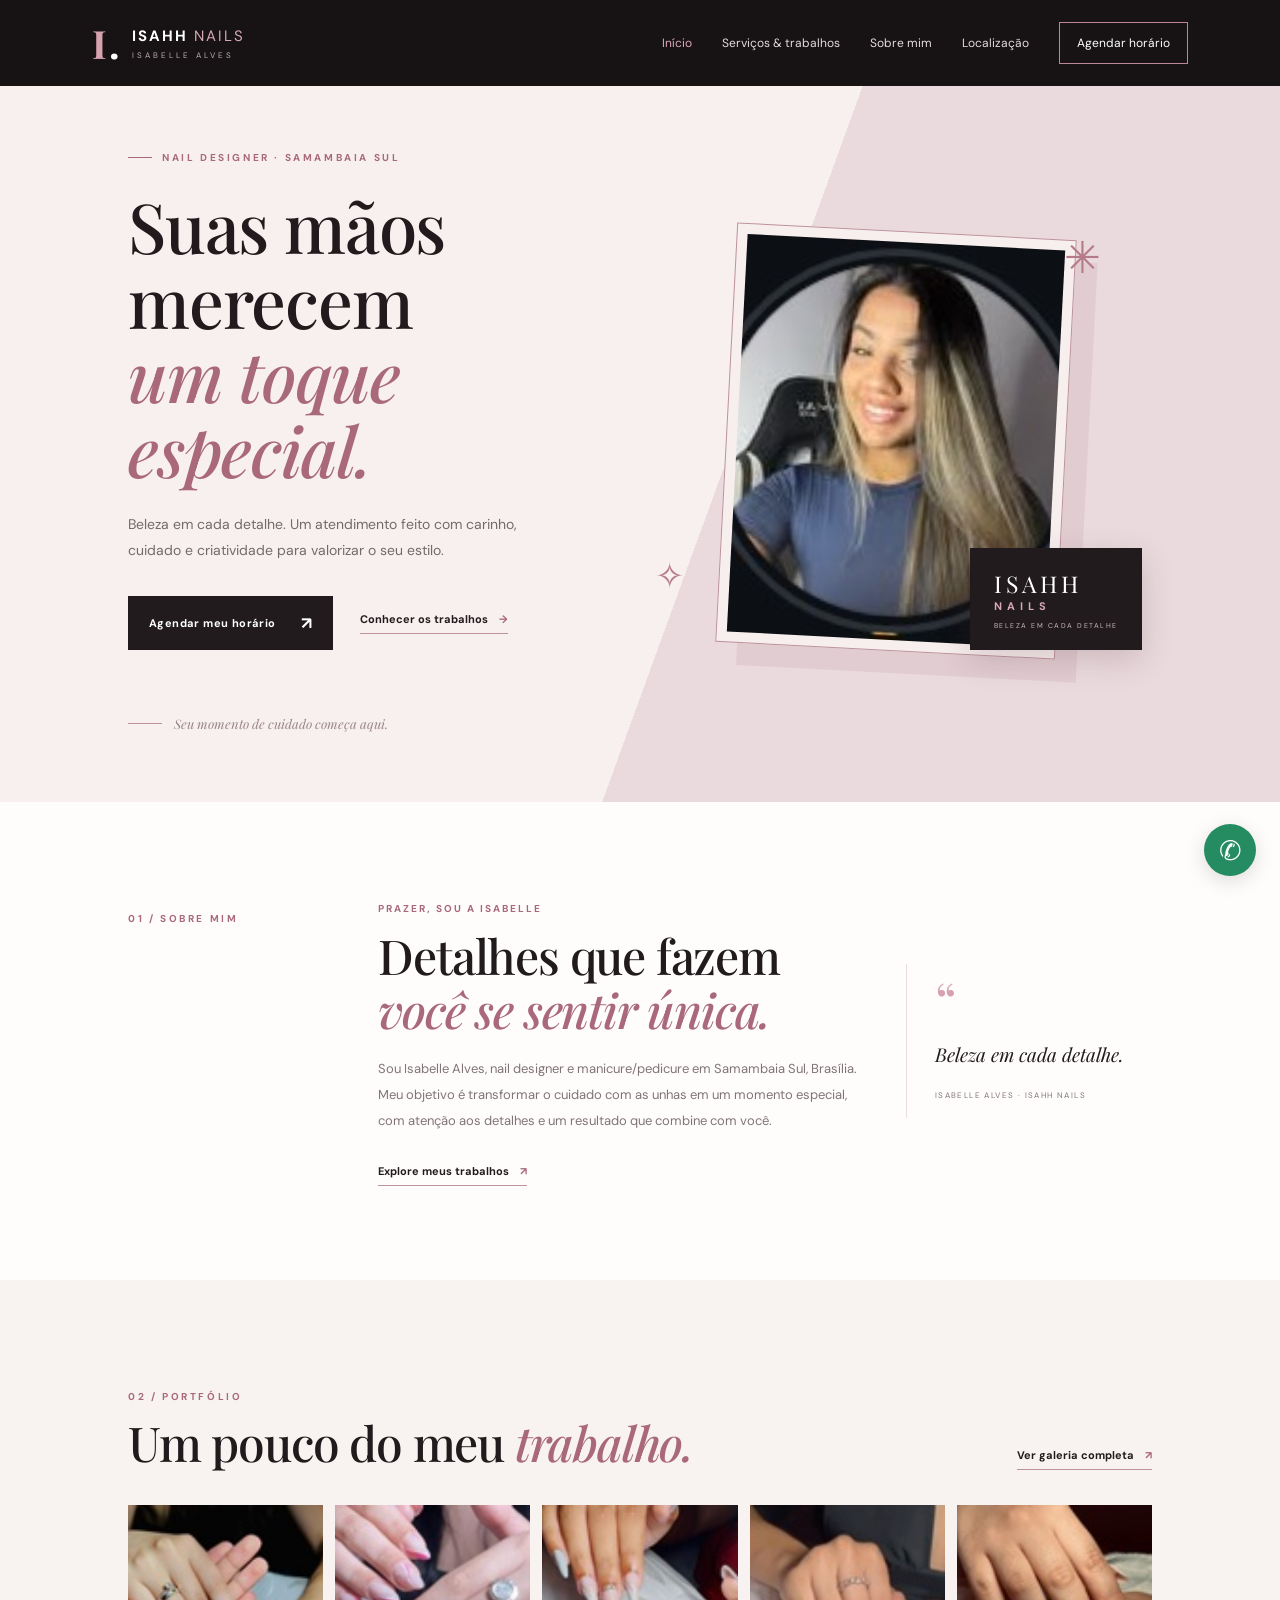
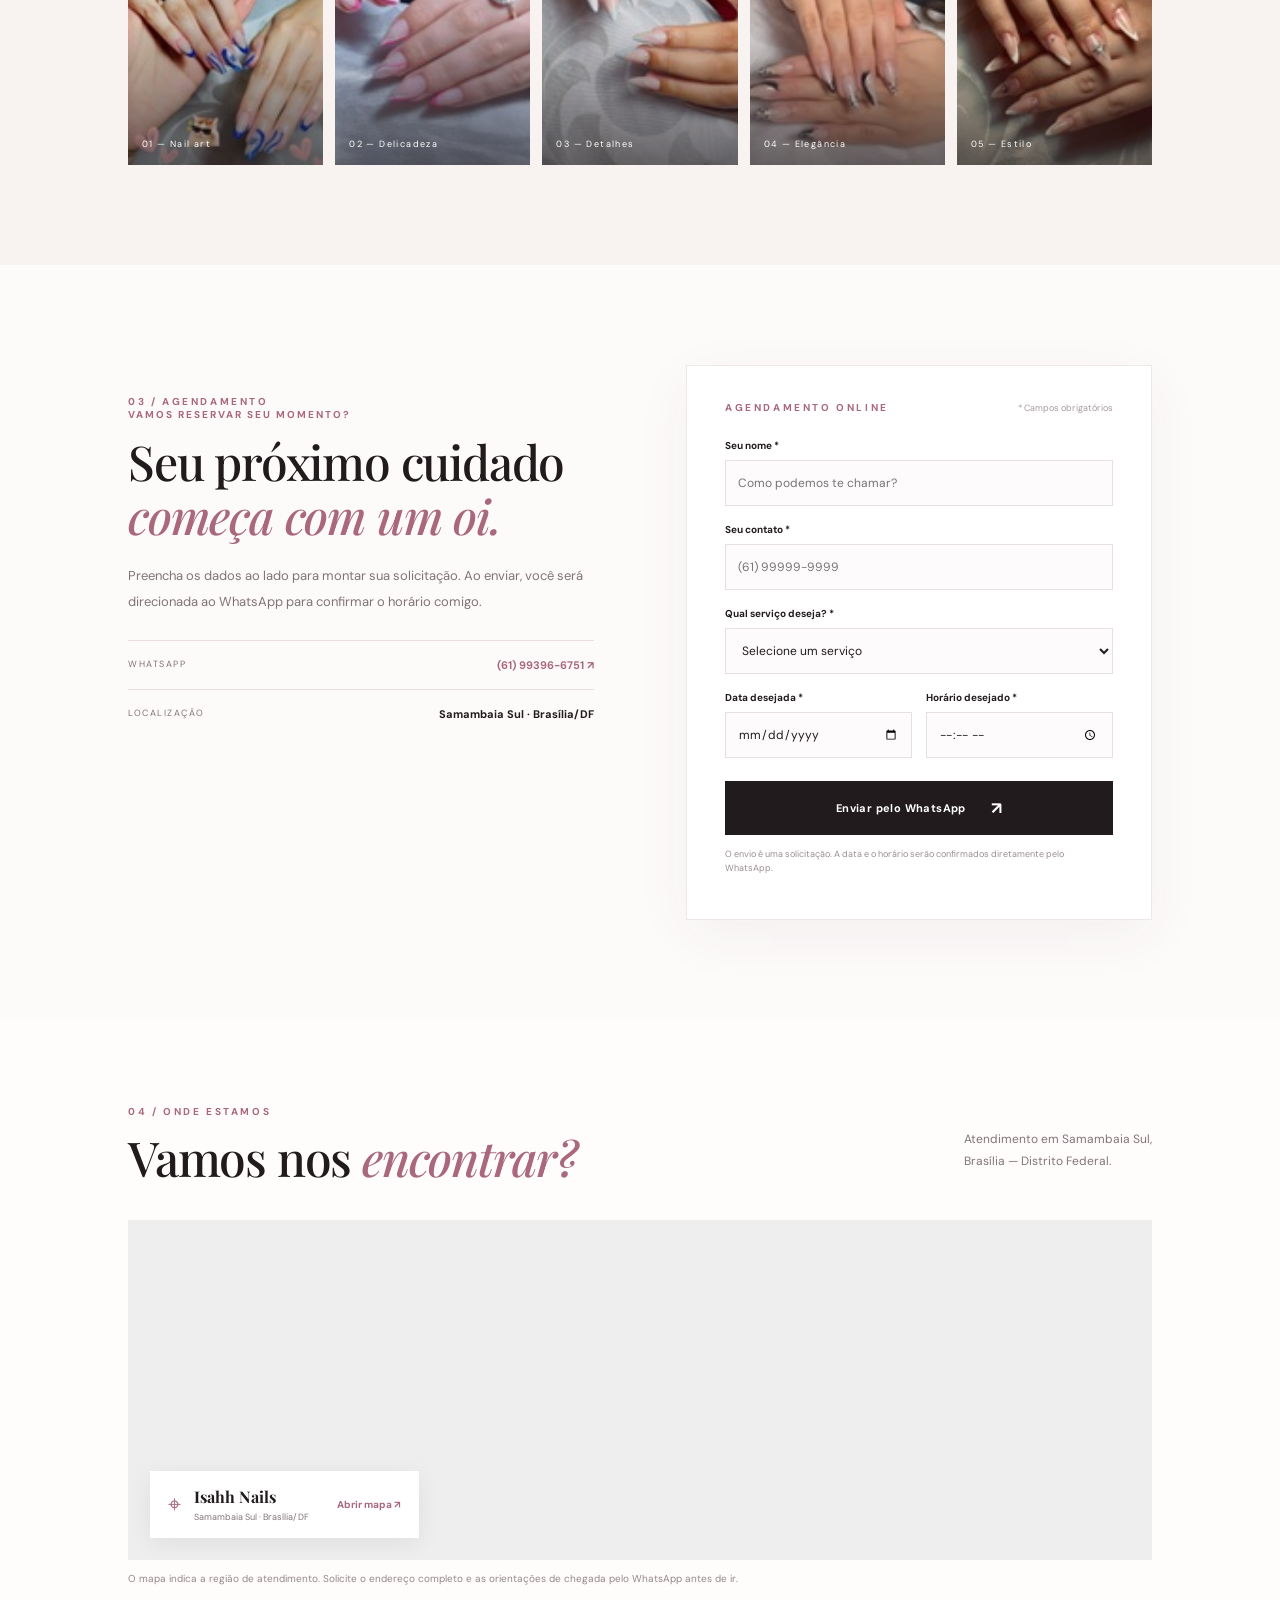
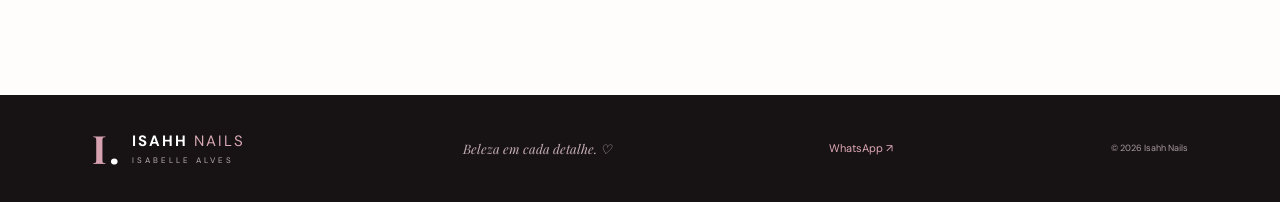
<file: index.html>
<!DOCTYPE html>
<html lang="pt-BR">
<head>
  <meta charset="UTF-8">
  <meta name="viewport" content="width=device-width, initial-scale=1.0">
  <meta name="theme-color" content="#171315">
  <meta name="description" content="Isahh Nails — Isabelle Alves, nail designer e manicure em Samambaia Sul, Brasília. Agende seu horário pelo WhatsApp.">
  <title>Isahh Nails | Isabelle Alves</title>
  <link rel="preconnect" href="https://fonts.googleapis.com">
  <link rel="preconnect" href="https://fonts.gstatic.com" crossorigin>
  <link href="https://fonts.googleapis.com/css2?family=DM+Sans:wght@400;500;600;700&family=Playfair+Display:wght@500;600;700&display=swap" rel="stylesheet">
  <link rel="stylesheet" href="style.css">
</head>
<body>
<header class="site-header">
  <a class="brand" href="index.html"><span class="brand-mark">I<span>.</span></span><span>ISAHH <b>NAILS</b><small>ISABELLE ALVES</small></span></a>
  <button class="menu-toggle" aria-label="Abrir menu" aria-expanded="false">☰</button>
  <nav class="nav">
    <a class="active" href="index.html">Início</a>
    <a href="servicos.html">Serviços & trabalhos</a>
    <a href="#sobre">Sobre mim</a>
    <a href="#localizacao">Localização</a>
    <a class="nav-cta" href="#agendar">Agendar horário</a>
  </nav>
</header>

<main>
  <section class="hero">
    <div class="hero-copy">
      <p class="eyebrow"><span></span> NAIL DESIGNER · SAMAMBAIA SUL</p>
      <h1>Suas mãos merecem<br><em>um toque especial.</em></h1>
      <p class="hero-text">Beleza em cada detalhe. Um atendimento feito com carinho, cuidado e criatividade para valorizar o seu estilo.</p>
      <div class="hero-actions">
        <a class="button button-primary" href="#agendar">Agendar meu horário <span>↗</span></a>
        <a class="text-link" href="servicos.html">Conhecer os trabalhos <span>→</span></a>
      </div>
      <div class="hero-note"><span class="note-line"></span><span>Seu momento de cuidado começa aqui.</span></div>
    </div>
    <div class="hero-visual">
      <div class="hero-photo-frame"><img src="isabelle.jpg" alt="Isabelle Alves, nail designer"></div>
      <div class="hero-stamp"><span>ISAHH</span><b>NAILS</b><small>BELEZA EM CADA DETALHE</small></div>
      <span class="decor decor-one">✳</span><span class="decor decor-two">✧</span>
    </div>
  </section>

  <section class="intro section" id="sobre">
    <div class="section-kicker">01 / SOBRE MIM</div>
    <div class="intro-content">
      <p class="overline">Prazer, sou a Isabelle</p>
      <h2>Detalhes que fazem<br><em>você se sentir única.</em></h2>
      <p>Sou Isabelle Alves, nail designer e manicure/pedicure em Samambaia Sul, Brasília. Meu objetivo é transformar o cuidado com as unhas em um momento especial, com atenção aos detalhes e um resultado que combine com você.</p>
      <a class="under-link" href="servicos.html">Explore meus trabalhos <span>↗</span></a>
    </div>
    <div class="intro-aside"><span class="quote-mark">“</span><p>Beleza em cada detalhe.</p><small>ISABELLE ALVES · ISAHH NAILS</small></div>
  </section>

  <section class="portfolio section">
    <div class="section-top">
      <div><div class="section-kicker">02 / PORTFÓLIO</div><h2>Um pouco do meu <em>trabalho.</em></h2></div>
      <a class="under-link" href="servicos.html">Ver galeria completa <span>↗</span></a>
    </div>
    <div class="photo-grid">
      <a href="servicos.html" class="portfolio-photo tall"><img src="trabalho-1.jpg" alt="Trabalho de nail design com unhas decoradas"><span>01 — Nail art</span></a>
      <a href="servicos.html" class="portfolio-photo"><img src="trabalho-2.jpg" alt="Unhas em tom rosa delicado"><span>02 — Delicadeza</span></a>
      <a href="servicos.html" class="portfolio-photo"><img src="trabalho-3.jpg" alt="Detalhes de nail design"><span>03 — Detalhes</span></a>
      <a href="servicos.html" class="portfolio-photo"><img src="trabalho-4.jpg" alt="Unhas com decoração elegante"><span>04 — Elegância</span></a>
      <a href="servicos.html" class="portfolio-photo"><img src="trabalho-5.jpg" alt="Unhas decoradas em tons neutros"><span>05 — Estilo</span></a>
    </div>
  </section>

  <section class="booking section" id="agendar">
    <div class="booking-info">
      <div class="section-kicker">03 / AGENDAMENTO</div>
      <p class="overline">Vamos reservar seu momento?</p>
      <h2>Seu próximo cuidado<br><em>começa com um oi.</em></h2>
      <p>Preencha os dados ao lado para montar sua solicitação. Ao enviar, você será direcionada ao WhatsApp para confirmar o horário comigo.</p>
      <div class="contact-line"><span>WHATSAPP</span><a href="https://wa.me/5561993966751" target="_blank" rel="noopener">(61) 99396-6751 ↗</a></div>
      <div class="contact-line"><span>LOCALIZAÇÃO</span><b>Samambaia Sul · Brasília/DF</b></div>
    </div>
    <form class="booking-form" id="bookingForm">
      <div class="form-heading"><span>AGENDAMENTO ONLINE</span><small>* Campos obrigatórios</small></div>
      <label for="nome">Seu nome *</label>
      <input id="nome" name="nome" type="text" placeholder="Como podemos te chamar?" required>
      <label for="telefone">Seu contato *</label>
      <input id="telefone" name="telefone" type="tel" placeholder="(61) 99999-9999" required>
      <label for="servico">Qual serviço deseja? *</label>
      <select id="servico" name="servico" required>
        <option value="">Selecione um serviço</option>
        <option>Manicure</option><option>Pedicure</option><option>Manicure + pedicure</option><option>Nail art / decoração</option><option>Outro serviço (combinar pelo WhatsApp)</option>
      </select>
      <div class="form-row">
        <div><label for="data">Data desejada *</label><input id="data" name="data" type="date" required></div>
        <div><label for="hora">Horário desejado *</label><input id="hora" name="hora" type="time" required></div>
      </div>
      <button class="button button-primary submit-button" type="submit">Enviar pelo WhatsApp <span>↗</span></button>
      <p class="form-disclaimer">O envio é uma solicitação. A data e o horário serão confirmados diretamente pelo WhatsApp.</p>
      <p class="form-error" id="formError" role="alert"></p>
    </form>
  </section>

  <section class="location section" id="localizacao">
    <div class="section-top">
      <div><div class="section-kicker">04 / ONDE ESTAMOS</div><h2>Vamos nos <em>encontrar?</em></h2></div>
      <p class="location-copy">Atendimento em Samambaia Sul,<br>Brasília — Distrito Federal.</p>
    </div>
    <div class="map-wrap">
      <iframe title="Mapa de Samambaia Sul, Brasília" src="https://www.google.com/maps?q=Samambaia%20Sul%2C%20Bras%C3%ADlia%20-%20DF&output=embed" loading="lazy" referrerpolicy="no-referrer-when-downgrade"></iframe>
      <div class="map-label"><span class="pin">⌖</span><div><b>Isahh Nails</b><small>Samambaia Sul · Brasília/DF</small></div><a href="https://www.google.com/maps/search/?api=1&query=Samambaia+Sul+Brasilia+DF" target="_blank" rel="noopener">Abrir mapa ↗</a></div>
    </div>
    <p class="map-note">O mapa indica a região de atendimento. Solicite o endereço completo e as orientações de chegada pelo WhatsApp antes de ir.</p>
  </section>
</main>

<footer class="footer"><a class="brand footer-brand" href="index.html"><span class="brand-mark">I<span>.</span></span><span>ISAHH <b>NAILS</b><small>ISABELLE ALVES</small></span></a><p>Beleza em cada detalhe. ♡</p><a href="https://wa.me/5561993966751" target="_blank" rel="noopener">WhatsApp ↗</a><small>© 2026 Isahh Nails</small></footer>
<a class="whatsapp-float" href="https://wa.me/5561993966751" target="_blank" rel="noopener" aria-label="Conversar pelo WhatsApp">✆</a>
<script src="script.js"></script>
</body></html>
</file>
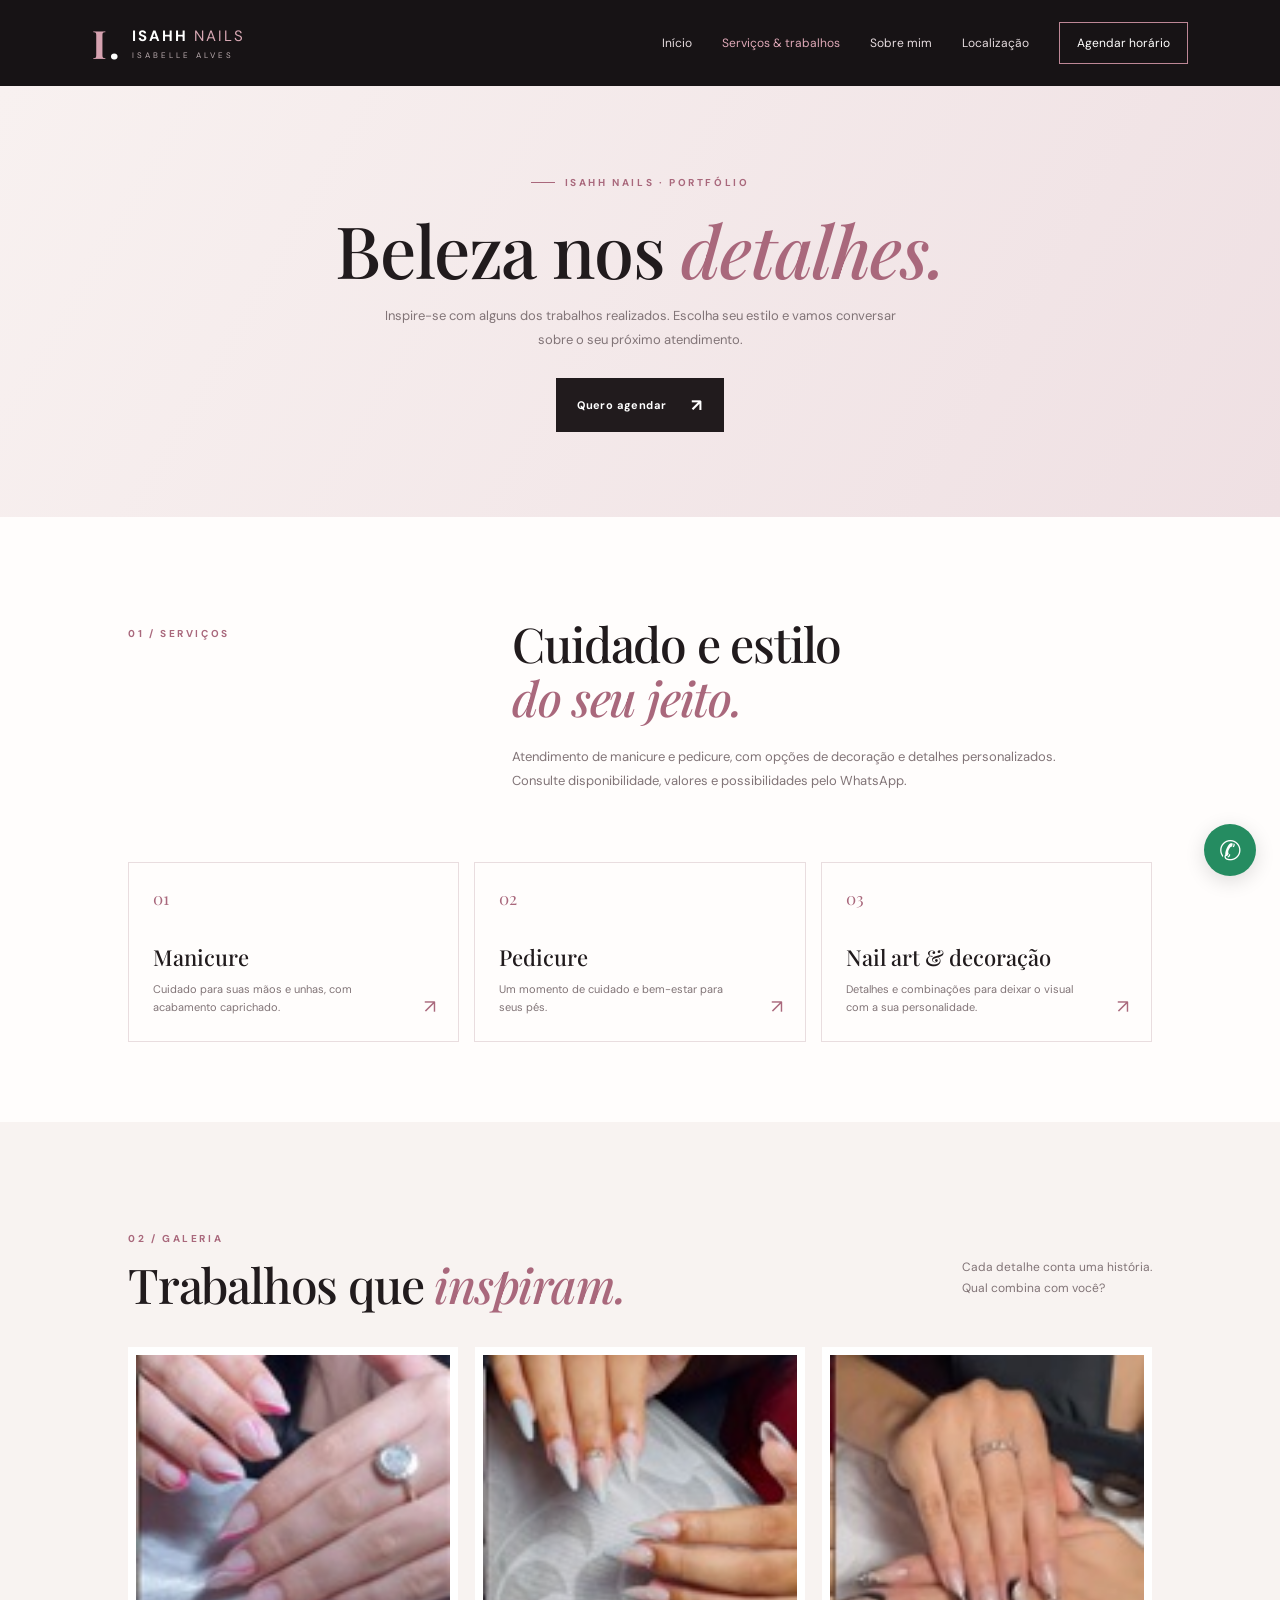
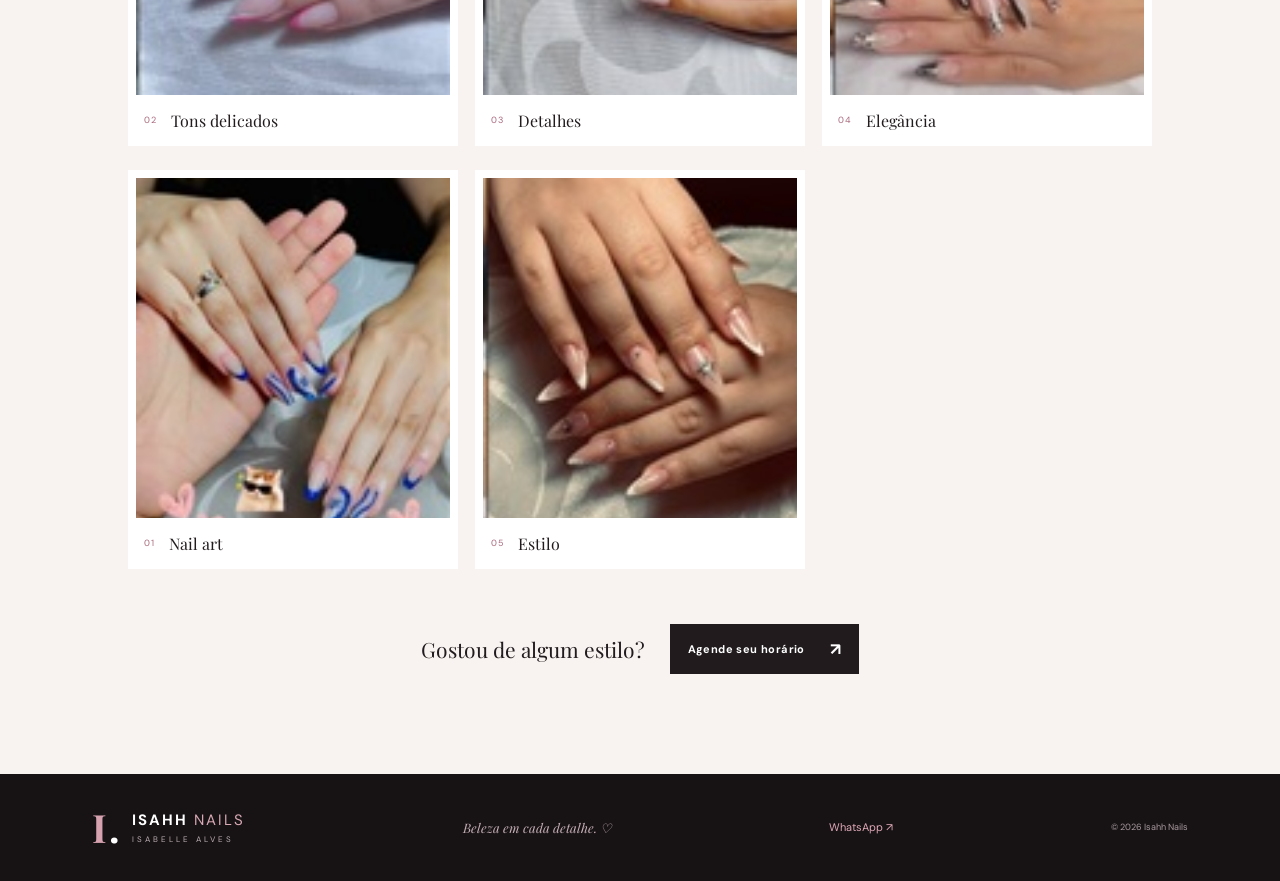
<file: servicos.html>
<!DOCTYPE html>
<html lang="pt-BR">
<head>
  <meta charset="UTF-8"><meta name="viewport" content="width=device-width, initial-scale=1.0"><meta name="theme-color" content="#171315">
  <meta name="description" content="Conheça os trabalhos de Isabelle Alves, Isahh Nails, nail designer em Samambaia Sul, Brasília.">
  <title>Serviços & Trabalhos | Isahh Nails</title>
  <link rel="preconnect" href="https://fonts.googleapis.com"><link rel="preconnect" href="https://fonts.gstatic.com" crossorigin>
  <link href="https://fonts.googleapis.com/css2?family=DM+Sans:wght@400;500;600;700&family=Playfair+Display:wght@500;600;700&display=swap" rel="stylesheet"><link rel="stylesheet" href="style.css">
</head>
<body>
<header class="site-header">
  <a class="brand" href="index.html"><span class="brand-mark">I<span>.</span></span><span>ISAHH <b>NAILS</b><small>ISABELLE ALVES</small></span></a>
  <button class="menu-toggle" aria-label="Abrir menu" aria-expanded="false">☰</button>
  <nav class="nav"><a href="index.html">Início</a><a class="active" href="servicos.html">Serviços & trabalhos</a><a href="index.html#sobre">Sobre mim</a><a href="index.html#localizacao">Localização</a><a class="nav-cta" href="index.html#agendar">Agendar horário</a></nav>
</header>
<main>
  <section class="page-hero">
    <p class="eyebrow"><span></span> ISAHH NAILS · PORTFÓLIO</p>
    <h1>Beleza nos <em>detalhes.</em></h1>
    <p>Inspire-se com alguns dos trabalhos realizados. Escolha seu estilo e vamos conversar sobre o seu próximo atendimento.</p>
    <a class="button button-primary" href="index.html#agendar">Quero agendar <span>↗</span></a>
  </section>
  <section class="services-intro section">
    <div class="section-kicker">01 / SERVIÇOS</div><div><h2>Cuidado e estilo<br><em>do seu jeito.</em></h2><p>Atendimento de manicure e pedicure, com opções de decoração e detalhes personalizados. Consulte disponibilidade, valores e possibilidades pelo WhatsApp.</p></div>
  </section>
  <section class="service-list section">
    <article class="service-card"><div class="service-number">01</div><div><h3>Manicure</h3><p>Cuidado para suas mãos e unhas, com acabamento caprichado.</p></div><a href="index.html#agendar" aria-label="Agendar manicure">↗</a></article>
    <article class="service-card"><div class="service-number">02</div><div><h3>Pedicure</h3><p>Um momento de cuidado e bem-estar para seus pés.</p></div><a href="index.html#agendar" aria-label="Agendar pedicure">↗</a></article>
    <article class="service-card"><div class="service-number">03</div><div><h3>Nail art & decoração</h3><p>Detalhes e combinações para deixar o visual com a sua personalidade.</p></div><a href="index.html#agendar" aria-label="Agendar nail art">↗</a></article>
  </section>
  <section class="gallery-section section">
    <div class="section-top"><div><div class="section-kicker">02 / GALERIA</div><h2>Trabalhos que <em>inspiram.</em></h2></div><p class="location-copy">Cada detalhe conta uma história.<br>Qual combina com você?</p></div>
    <div class="gallery-grid">
      <figure class="gallery-item"><img src="trabalho-2.jpg" alt="Unhas em tom rosa"><figcaption><span>02</span> Tons delicados</figcaption></figure>
      <figure class="gallery-item"><img src="trabalho-3.jpg" alt="Trabalho de unhas com detalhes"><figcaption><span>03</span> Detalhes</figcaption></figure>
      <figure class="gallery-item"><img src="trabalho-4.jpg" alt="Unhas decoradas elegantes"><figcaption><span>04</span> Elegância</figcaption></figure>
      <figure class="gallery-item"><img src="trabalho-1.jpg" alt="Unhas decoradas com nail art"><figcaption><span>01</span> Nail art</figcaption></figure>
      <figure class="gallery-item"><img src="trabalho-5.jpg" alt="Unhas em tons neutros com decoração"><figcaption><span>05</span> Estilo</figcaption></figure>
    </div>
    <div class="gallery-cta"><p>Gostou de algum estilo?</p><a class="button button-primary" href="index.html#agendar">Agende seu horário <span>↗</span></a></div>
  </section>
</main>
<footer class="footer"><a class="brand footer-brand" href="index.html"><span class="brand-mark">I<span>.</span></span><span>ISAHH <b>NAILS</b><small>ISABELLE ALVES</small></span></a><p>Beleza em cada detalhe. ♡</p><a href="https://wa.me/5561993966751" target="_blank" rel="noopener">WhatsApp ↗</a><small>© 2026 Isahh Nails</small></footer>
<a class="whatsapp-float" href="https://wa.me/5561993966751" target="_blank" rel="noopener" aria-label="Conversar pelo WhatsApp">✆</a>
<script src="script.js"></script>
</body></html>
</file>
<file: style.css>
* {
    box-sizing: border-box
}

:root {
    --ink: #211b1d;
    --muted: #817477;
    --rose: #c78e9d;
    --rose-dark: #a9687c;
    --cream: #f8f3f1;
    --paper: #fffdfc;
    --line: #e9dddf
}

html {
    scroll-behavior: smooth
}

body {
    margin: 0;
    background: var(--paper);
    color: var(--ink);
    font-family: "DM Sans", sans-serif
}

a {
    color: inherit;
    text-decoration: none
}

.site-header {
    height: 86px;
    padding: 0 7.2%;
    display: flex;
    align-items: center;
    justify-content: space-between;
    background: #171315;
    color: #fff;
    position: relative;
    z-index: 5
}

.brand {
    display: flex;
    align-items: center;
    gap: 10px;
    font-size: 15px;
    letter-spacing: 2px;
    font-weight: 700
}

.brand b {
    font-weight: 400;
    color: #d8a8b4
}

.brand small {
    display: block;
    font-size: 8px;
    letter-spacing: 3px;
    font-weight: 400;
    color: #bcaeb1;
    margin-top: 4px
}

.brand-mark {
    font-family: "Playfair Display", serif;
    font-size: 39px;
    color: #d6a2b0;
    line-height: 1
}

.brand-mark span {
    color: #fff
}

.nav {
    display: flex;
    align-items: center;
    gap: 30px;
    font-size: 12px;
    color: #e6dcdf
}

.nav a:not(.nav-cta):hover,
.nav a.active {
    color: #e0a9b8
}

.nav-cta {
    border: 1px solid #bd8796;
    padding: 12px 17px;
    color: #fff
}

.menu-toggle {
    display: none;
    background: none;
    border: 0;
    color: white;
    font-size: 25px
}

.hero {
    min-height: 610px;
    background: linear-gradient(110deg, #f7f0ef 0%, #f7f0ef 56%, #eadadd 56%, #eadadd 100%);
    display: grid;
    grid-template-columns: 1fr 1fr;
    align-items: center;
    padding: 65px 10% 70px;
    overflow: hidden
}

.hero-copy {
    max-width: 550px
}

.eyebrow,
.section-kicker,
.form-heading span {
    font-size: 10px;
    letter-spacing: 2.6px;
    font-weight: 700;
    color: var(--rose-dark)
}

.eyebrow {
    display: flex;
    align-items: center;
    gap: 10px
}

.eyebrow span {
    width: 24px;
    height: 1px;
    background: var(--rose-dark)
}

h1,
h2,
h3,
p {
    margin-top: 0
}

h1,
h2 {
    font-family: "Playfair Display", serif;
    font-weight: 500;
    letter-spacing: -1.2px
}

h1 {
    font-size: clamp(44px, 5.4vw, 70px);
    line-height: 1.08;
    margin: 24px 0
}

h1 em,
h2 em {
    font-weight: 500;
    color: var(--rose-dark)
}

.hero-text {
    max-width: 420px;
    color: #75696c;
    font-size: 14px;
    line-height: 1.9
}

.hero-actions {
    display: flex;
    align-items: center;
    gap: 27px;
    margin-top: 32px
}

.button {
    display: inline-flex;
    align-items: center;
    justify-content: center;
    gap: 25px;
    padding: 16px 21px;
    font-size: 11px;
    letter-spacing: .4px;
    font-weight: 700;
    transition: .2s
}

.button-primary {
    background: #211b1d;
    color: #fff
}

.button-primary:hover {
    background: var(--rose-dark);
    transform: translateY(-2px)
}

.button span {
    font-size: 17px
}

.text-link,
.under-link {
    font-size: 11px;
    font-weight: 700;
    border-bottom: 1px solid #bd929d;
    padding-bottom: 7px
}

.text-link span,
.under-link span {
    color: var(--rose-dark);
    padding-left: 8px
}

.hero-note {
    display: flex;
    align-items: center;
    gap: 12px;
    margin-top: 65px;
    color: #9a858b;
    font-family: "Playfair Display", serif;
    font-style: italic;
    font-size: 13px
}

.note-line {
    width: 34px;
    height: 1px;
    background: #bd929d
}

.hero-visual {
    height: 465px;
    position: relative;
    display: flex;
    align-items: center;
    justify-content: center
}

.hero-photo-frame {
    width: min(340px, 70%);
    height: 420px;
    padding: 10px;
    border: 1px solid #bd929d;
    transform: rotate(3deg);
    background: #f7eeee;
    box-shadow: 22px 22px 0 rgba(160, 112, 126, .13)
}

.hero-photo-frame img {
    width: 100%;
    height: 100%;
    object-fit: cover;
    object-position: center
}

.hero-stamp {
    position: absolute;
    right: 2%;
    bottom: 24px;
    background: #211b1d;
    color: #fff;
    padding: 20px 24px;
    display: flex;
    flex-direction: column;
    box-shadow: 0 10px 30px #5a394233
}

.hero-stamp span {
    font-family: "Playfair Display", serif;
    font-size: 23px;
    letter-spacing: 4px
}

.hero-stamp b {
    font-size: 11px;
    letter-spacing: 5px;
    color: #d8a8b4
}

.hero-stamp small {
    font-size: 7px;
    letter-spacing: 1.5px;
    margin-top: 8px;
    color: #c9b9bd
}

.decor {
    position: absolute;
    color: #b67b8b
}

.decor-one {
    font-size: 44px;
    top: 20px;
    right: 10%
}

.decor-two {
    font-size: 35px;
    bottom: 75px;
    left: 3%
}

.section {
    padding: 100px 10%
}

.intro {
    display: grid;
    grid-template-columns: .7fr 1.6fr .8fr;
    gap: 35px;
    align-items: center
}

.section-kicker {
    align-self: start;
    padding-top: 10px
}

.overline {
    font-size: 10px;
    text-transform: uppercase;
    letter-spacing: 2px;
    color: var(--rose-dark);
    font-weight: 700;
    margin-bottom: 14px
}

.intro h2,
.section-top h2,
.booking h2,
.services-intro h2 {
    font-size: clamp(35px, 4vw, 48px);
    line-height: 1.12;
    margin-bottom: 20px
}

.intro-content>p:not(.overline),
.booking-info>p:not(.overline) {
    font-size: 13px;
    line-height: 2;
    color: var(--muted);
    max-width: 510px;
    margin-bottom: 25px
}

.intro-aside {
    border-left: 1px solid var(--line);
    padding: 15px 0 15px 28px
}

.quote-mark {
    font-family: "Playfair Display", serif;
    font-size: 52px;
    color: #d6a2b0;
    line-height: .8
}

.intro-aside p {
    font-family: "Playfair Display", serif;
    font-style: italic;
    font-size: 19px;
    margin: 15px 0
}

.intro-aside small {
    font-size: 8px;
    letter-spacing: 1.4px;
    color: var(--muted)
}

.portfolio {
    background: var(--cream)
}

.section-top {
    display: flex;
    align-items: end;
    justify-content: space-between;
    gap: 25px;
    margin-bottom: 35px
}

.section-top h2 {
    margin: 13px 0 0
}

.photo-grid {
    display: grid;
    grid-template-columns: repeat(5, 1fr);
    gap: 12px
}

.portfolio-photo {
    height: 260px;
    position: relative;
    overflow: hidden;
    background: #e9dadd
}

.portfolio-photo img {
    width: 100%;
    height: 100%;
    object-fit: cover;
    transition: transform .5s
}

.portfolio-photo:hover img {
    transform: scale(1.06)
}

.portfolio-photo:after {
    content: "";
    position: absolute;
    inset: 45% 0 0;
    background: linear-gradient(transparent, #211b1d99)
}

.portfolio-photo span {
    position: absolute;
    bottom: 15px;
    left: 14px;
    color: #fff;
    font-size: 9px;
    letter-spacing: 1.4px;
    z-index: 1
}

.booking {
    display: grid;
    grid-template-columns: 1fr 1fr;
    gap: 9%;
    background: #fdfafa
}

.booking-info {
    padding-top: 20px
}

.booking-info h2 {
    margin-top: 12px
}

.contact-line {
    border-top: 1px solid var(--line);
    padding: 17px 0;
    display: flex;
    justify-content: space-between;
    gap: 15px;
    font-size: 11px
}

.contact-line span {
    font-size: 9px;
    letter-spacing: 1.5px;
    color: var(--muted)
}

.contact-line a {
    font-weight: 700;
    color: var(--rose-dark)
}

.booking-form {
    background: #fff;
    padding: 35px 38px;
    box-shadow: 0 15px 55px #50333b0d;
    border: 1px solid #f0e7e8
}

.form-heading {
    display: flex;
    justify-content: space-between;
    align-items: center;
    margin-bottom: 25px
}

.form-heading small {
    font-size: 9px;
    color: #a79a9d
}

.booking-form label {
    display: block;
    font-size: 10px;
    font-weight: 700;
    margin: 17px 0 8px
}

.booking-form input,
.booking-form select {
    width: 100%;
    height: 46px;
    border: 1px solid #e8dfe1;
    background: #fdfbfb;
    padding: 0 12px;
    font-family: inherit;
    font-size: 12px;
    color: var(--ink);
    outline: none;
    border-radius: 0
}

.booking-form input:focus,
.booking-form select:focus {
    border-color: var(--rose)
}

.form-row {
    display: grid;
    grid-template-columns: 1fr 1fr;
    gap: 14px
}

.submit-button {
    width: 100%;
    border: 0;
    margin-top: 23px;
    cursor: pointer;
    font-family: inherit
}

.form-disclaimer {
    font-size: 9px;
    line-height: 1.6;
    color: #9a8d91;
    margin: 12px 0 0
}

.form-error {
    font-size: 11px;
    color: #b34858;
    margin: 8px 0 0
}

.location {
    padding-top: 75px
}

.location-copy {
    font-size: 12px;
    line-height: 1.8;
    color: var(--muted)
}

.map-wrap {
    height: 340px;
    position: relative;
    background: #eee
}

.map-wrap iframe {
    width: 100%;
    height: 100%;
    border: 0;
    filter: grayscale(.25)
}

.map-label {
    position: absolute;
    left: 22px;
    bottom: 22px;
    background: #fff;
    padding: 15px 18px;
    display: flex;
    align-items: center;
    gap: 13px;
    box-shadow: 0 5px 25px #0001
}

.pin {
    font-size: 23px;
    color: var(--rose-dark)
}

.map-label b,
.map-label small {
    display: block
}

.map-label b {
    font-family: "Playfair Display", serif;
    font-size: 16px
}

.map-label small {
    font-size: 9px;
    color: var(--muted);
    margin-top: 4px
}

.map-label>a {
    font-size: 10px;
    color: var(--rose-dark);
    font-weight: 700;
    margin-left: 15px
}

.map-note {
    font-size: 10px;
    color: #94878a;
    margin-top: 12px
}

.footer {
    background: #171315;
    color: #fff;
    padding: 34px 7.2%;
    display: flex;
    align-items: center;
    justify-content: space-between;
    gap: 20px
}

.footer p {
    font-family: "Playfair Display", serif;
    font-style: italic;
    color: #c5aeb5;
    font-size: 13px;
    margin: 0
}

.footer>a:not(.brand) {
    font-size: 11px;
    color: #e0a9b8
}

.footer>small {
    font-size: 9px;
    color: #a99a9e
}

.whatsapp-float {
    position: fixed;
    right: 24px;
    bottom: 24px;
    width: 52px;
    height: 52px;
    border-radius: 50%;
    background: #258c61;
    color: white;
    display: grid;
    place-items: center;
    font-size: 27px;
    z-index: 8;
    box-shadow: 0 5px 20px #0002
}

.page-hero {
    text-align: center;
    padding: 90px 20px 85px;
    background: linear-gradient(120deg, #f8f1f0, #efe0e3)
}

.page-hero .eyebrow {
    justify-content: center
}

.page-hero h1 {
    font-size: clamp(48px, 6vw, 72px);
    margin: 22px 0 15px
}

.page-hero>p:not(.eyebrow) {
    max-width: 530px;
    margin: 0 auto 25px;
    font-size: 13px;
    line-height: 1.9;
    color: var(--muted)
}

.services-intro {
    display: grid;
    grid-template-columns: .7fr 1.3fr;
    gap: 40px;
    padding-bottom: 55px
}

.services-intro h2 {
    margin-top: 0
}

.services-intro p {
    font-size: 13px;
    line-height: 1.9;
    color: var(--muted);
    max-width: 560px
}

.service-list {
    padding-top: 0;
    padding-bottom: 80px;
    display: grid;
    grid-template-columns: repeat(3, 1fr);
    gap: 15px
}

.service-card {
    border: 1px solid var(--line);
    padding: 24px;
    min-height: 180px;
    position: relative;
    display: flex;
    flex-direction: column;
    justify-content: space-between
}

.service-number {
    font-family: "Playfair Display", serif;
    color: var(--rose-dark);
    font-size: 17px
}

.service-card h3 {
    font-family: "Playfair Display", serif;
    font-size: 22px;
    font-weight: 500;
    margin: 15px 0 8px
}

.service-card p {
    font-size: 11px;
    line-height: 1.7;
    color: var(--muted);
    max-width: 240px;
    margin: 0
}

.service-card>a {
    position: absolute;
    right: 22px;
    bottom: 22px;
    color: var(--rose-dark);
    font-size: 19px
}

.gallery-section {
    background: var(--cream)
}

.gallery-grid {
    display: grid;
    grid-template-columns: repeat(3, 1fr);
    gap: 24px 17px
}

.gallery-item {
    margin: 0;
    background: #fff;
    padding: 8px 8px 0
}

.gallery-item img {
    display: block;
    width: 100%;
    height: 340px;
    object-fit: cover
}

.gallery-item figcaption {
    padding: 15px 8px;
    display: flex;
    gap: 14px;
    align-items: center;
    font-family: "Playfair Display", serif;
    font-size: 16px
}

.gallery-item figcaption span {
    font-family: "DM Sans", sans-serif;
    color: var(--rose-dark);
    font-size: 9px;
    letter-spacing: 1px
}

.gallery-cta {
    display: flex;
    justify-content: center;
    align-items: center;
    gap: 25px;
    margin-top: 55px
}

.gallery-cta p {
    font-family: "Playfair Display", serif;
    font-size: 21px;
    margin: 0
}

.gallery-cta .button {
    padding: 14px 18px
}

@media(max-width:900px) {
    .site-header {
        padding: 0 5%
    }

    .nav {
        gap: 16px
    }

    .hero {
        padding-left: 7%;
        padding-right: 7%
    }

    .section {
        padding-left: 7%;
        padding-right: 7%
    }

    .intro {
        grid-template-columns: .5fr 1.5fr
    }

    .intro-aside {
        grid-column: 2
    }

    .photo-grid {
        grid-template-columns: repeat(3, 1fr)
    }

    .portfolio-photo {
        height: 230px
    }

    .booking {
        gap: 4%
    }

    .booking-form {
        padding: 28px 24px
    }

    .gallery-item img {
        height: 280px
    }
}

@media(max-width:650px) {
    .site-header {
        height: 72px
    }

    .menu-toggle {
        display: block

    }
    .menu-toggle:hover {
        cursor: pointer;
        color: var(--muted: #;);

    }

    .nav {
        display: none;
        position: absolute;
        top: 72px;
        left: 0;
        right: 0;
        background: #171315;
        padding: 18px 7% 25px;
        flex-direction: column;
        align-items: stretch;
        gap: 18px
    }

    .nav.open {
        display: flex
    }

    .nav-cta {
        text-align: center
    }

    .hero {
        grid-template-columns: 1fr;
        padding: 55px 7% 45px;
        background: linear-gradient(180deg, #f7f0ef 0%, #f7f0ef 57%, #eadadd 57%, #eadadd 100%)
    }

    .hero-copy {
        order: 1
    }

    .hero-visual {
        order: 2;
        height: 360px;
        margin-top: 25px
    }

    .hero-photo-frame {
        height: 320px;
        width: 245px
    }

    .hero-stamp {
        right: 4%;
        bottom: 5px
    }

    .hero-note {
        margin-top: 35px
    }

    .hero-actions {
        flex-wrap: wrap;
        gap: 18px
    }

    .section {
        padding: 70px 7%
    }

    .intro {
        grid-template-columns: 1fr;
        gap: 20px
    }

    .intro-aside {
        grid-column: auto;
        margin-left: 0
    }

    .section-top {
        align-items: flex-start;
        flex-direction: column
    }

    .photo-grid {
        grid-template-columns: repeat(2, 1fr);
        gap: 9px
    }

    .portfolio-photo {
        height: 220px
    }

    .booking {
        grid-template-columns: 1fr;
        gap: 35px
    }

    .booking-form {
        padding: 25px 20px
    }

    .contact-line {
        flex-direction: column;
        gap: 8px
    }

    .map-wrap {
        height: 300px
    }

    .map-label {
        left: 10px;
        right: 10px;
        bottom: 10px;
        padding: 12px
    }

    .map-label>a {
        margin-left: auto
    }

    .footer {
        padding: 30px 7%;
        flex-wrap: wrap
    }

    .footer p {
        width: 100%;
        order: 3
    }

    .footer>small {
        width: 100%
    }

    .services-intro {
        grid-template-columns: 1fr;
        gap: 20px
    }

    .service-list {
        grid-template-columns: 1fr;
        padding-bottom: 60px
    }

    .service-card {
        min-height: 155px
    }

    .gallery-grid {
        grid-template-columns: repeat(2, 1fr);
        gap: 12px
    }

    .gallery-item img {
        height: 235px
    }

    .gallery-item figcaption {
        font-size: 13px;
        padding: 12px 5px
    }

    .gallery-cta {
        flex-direction: column
    }

    .page-hero {
        padding: 70px 7%
    }

    .form-row {
        gap: 9px
    }

    .form-row input {
        font-size: 11px
    }
}

@media(max-width:380px) {
    .gallery-grid {
        grid-template-columns: 1fr
    }

    .gallery-item img {
        height: 330px
    }

    .form-row {
        grid-template-columns: 1fr
    }
}
</file>
